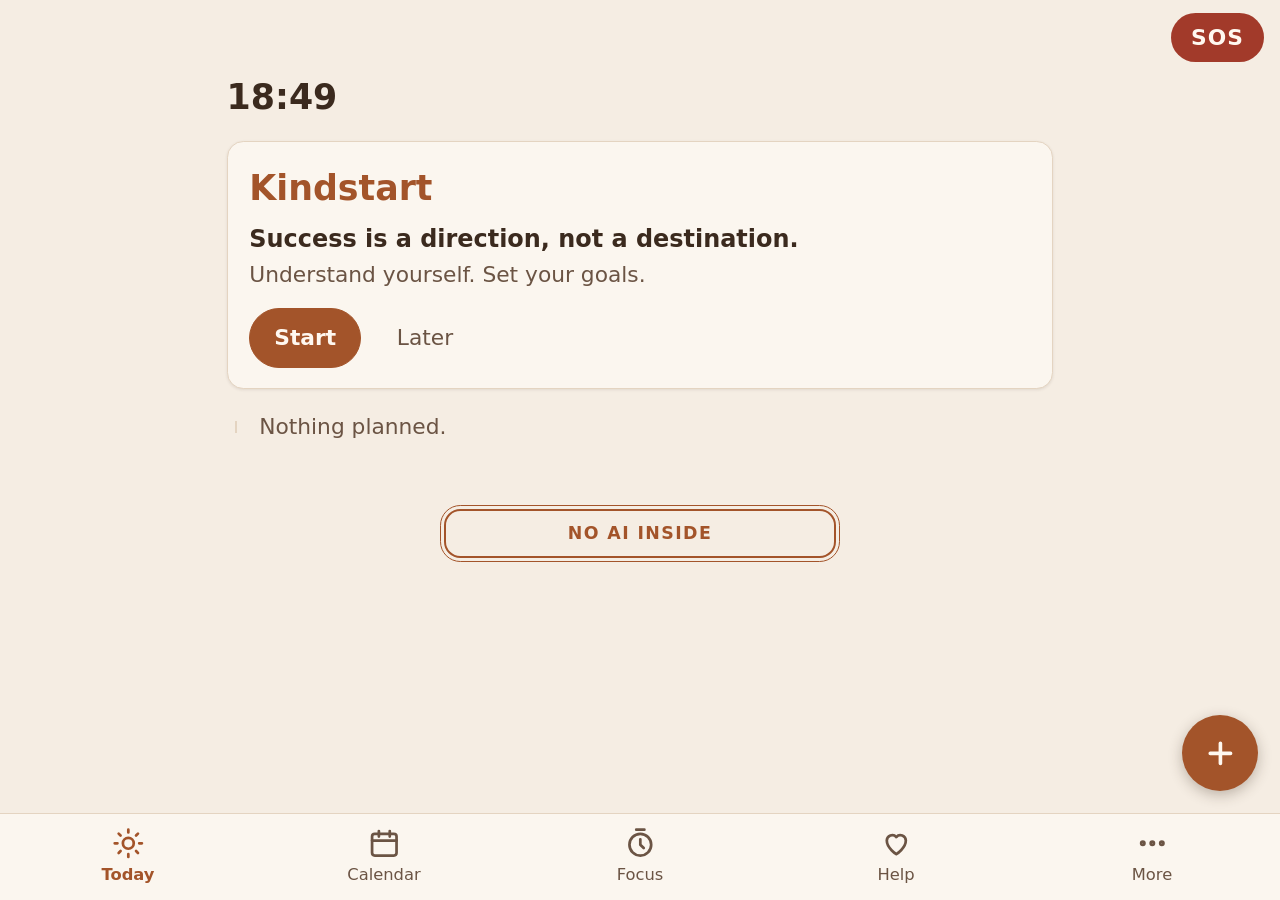
<file: index.html>
<!doctype html>
<html lang="en">
<head>
  <meta charset="utf-8">
  <meta name="viewport" content="width=device-width, initial-scale=1">
  <meta name="color-scheme" content="light dark">
  <!-- Colours the phone's browser bar to match the app. -->
  <meta name="theme-color" content="#f5ede3" media="(prefers-color-scheme: light)">
  <meta name="theme-color" content="#1b1410" media="(prefers-color-scheme: dark)">
  <meta name="description" content="Kindstart: success is a direction, not a destination. Understand yourself. Set your goals.">
  <title>Kindstart</title>
  <link rel="stylesheet" href="css/style.css">
  <script type="module" src="js/app.js"></script>
</head>
<body>
  <!-- Always one tap away: crisis lines. -->
  <button type="button" class="sos" data-go="crisis" aria-label="SOS: crisis lines">SOS</button>

  <!-- Shown only when a content file has a mistake. -->
  <p id="content-error" class="content-error" role="alert" hidden></p>

  <!-- Reminders appear here, at the top of the screen, until they're closed. -->
  <div id="toasts" class="toasts" role="status" aria-live="polite"></div>

  <main>
    <!-- Today: the main screen. -->
    <section id="page-today" data-page="today">
      <h1 class="sr-only">Kindstart</h1>
      <div id="today-top" class="today-top"></div>
      <div id="moment-slot"></div>
      <div id="task-area"></div>
      <div id="timeline-body"></div>
      <button type="button" id="add-task" class="fab" aria-label="Add a task">
        <svg viewBox="0 0 24 24" aria-hidden="true"><path d="M12 5v14M5 12h14"/></svg>
      </button>
    </section>

    <!-- Every other page: a short title, and a body that JavaScript draws. -->
    <section id="page-calendar" data-page="calendar" hidden><h1 class="page-title">Calendar</h1><div class="page-body"></div></section>
    <section id="page-focus" data-page="focus" hidden><h1 class="page-title">Focus</h1><div class="page-body"></div></section>
    <section id="page-help" data-page="help" hidden><h1 class="page-title">Help</h1><div class="page-body"></div></section>
    <section id="page-test" data-page="test" hidden><h1 class="page-title">About you</h1><div class="page-body"></div></section>
    <section id="page-crisis" data-page="crisis" hidden><h1 class="page-title">Crisis</h1><div class="page-body"></div></section>
    <section id="page-goals" data-page="goals" hidden><h1 class="page-title">Goals</h1><div class="page-body"></div></section>
    <section id="page-notes" data-page="notes" hidden><h1 class="page-title">Notes</h1><div class="page-body"></div></section>
    <section id="page-sleep" data-page="sleep" hidden><h1 class="page-title">Sleep</h1><div class="page-body"></div></section>
    <section id="page-tips" data-page="tips" hidden><h1 class="page-title">Tips</h1><div class="page-body"></div></section>
    <section id="page-saved" data-page="saved" hidden><h1 class="page-title">Saved</h1><div class="page-body"></div></section>
    <section id="page-me" data-page="me" hidden><h1 class="page-title">Me</h1><div class="page-body"></div></section>

    <!-- About what runs inside the app, not how the code was written (see README). -->
    <details class="plaque">
      <summary>No AI inside</summary>
      <p>The app follows plain rules. Nothing you write goes to an AI.</p>
    </details>
  </main>

  <!-- ⋯ : the less-used pages, shown only when asked for. -->
  <div id="more-menu" class="more-menu" hidden>
    <button type="button" data-go="goals"><svg viewBox="0 0 24 24" aria-hidden="true"><path d="M5 21V4M5 4h11l-2 4 2 4H5"/></svg>Goals</button>
    <button type="button" data-go="notes"><svg viewBox="0 0 24 24" aria-hidden="true"><rect x="5" y="3" width="14" height="18" rx="2"/><path d="M9 8h6M9 12h6M9 16h4"/></svg>Notes</button>
    <button type="button" data-go="sleep"><svg viewBox="0 0 24 24" aria-hidden="true"><path d="M20 14.5A8 8 0 1 1 9.5 4a6.5 6.5 0 0 0 10.5 10.5z"/></svg>Sleep</button>
    <button type="button" data-go="tips"><svg viewBox="0 0 24 24" aria-hidden="true"><path d="M9 18h6M10 21h4M12 3a6 6 0 0 0-3.6 10.8c.6.5 1.1 1.2 1.1 2V17h5v-1.2c0-.8.5-1.5 1.1-2A6 6 0 0 0 12 3z"/></svg>Tips</button>
    <button type="button" data-go="saved"><svg viewBox="0 0 24 24" aria-hidden="true"><path d="M7 3h10v18l-5-4-5 4z"/></svg>Saved</button>
    <button type="button" data-go="me"><svg viewBox="0 0 24 24" aria-hidden="true"><circle cx="12" cy="8" r="4"/><path d="M4 21a8 8 0 0 1 16 0"/></svg>Me</button>
  </div>

  <!-- The bottom bar: four pages and ⋯. -->
  <nav class="tabs" aria-label="Pages">
    <button type="button" data-go="today" data-tab="today"><svg viewBox="0 0 24 24" aria-hidden="true"><circle cx="12" cy="12" r="4"/><path d="M12 2v2M12 20v2M4.9 4.9l1.4 1.4M17.7 17.7l1.4 1.4M2 12h2M20 12h2M4.9 19.1l1.4-1.4M17.7 6.3l1.4-1.4"/></svg><span>Today</span></button>
    <button type="button" data-go="calendar" data-tab="calendar"><svg viewBox="0 0 24 24" aria-hidden="true"><rect x="3" y="5" width="18" height="16" rx="2"/><path d="M3 10h18M8 3v4M16 3v4"/></svg><span>Calendar</span></button>
    <button type="button" data-go="focus" data-tab="focus"><svg viewBox="0 0 24 24" aria-hidden="true"><circle cx="12" cy="13" r="8"/><path d="M12 9v4l2.5 2.5M9 2h6"/></svg><span>Focus</span></button>
    <button type="button" data-go="help" data-tab="help"><svg viewBox="0 0 24 24" aria-hidden="true"><path d="M12 20s-7-4.4-7-10a4 4 0 0 1 7-2.6A4 4 0 0 1 19 10c0 5.6-7 10-7 10z"/></svg><span>Help</span></button>
    <button type="button" data-more data-tab="more" aria-expanded="false" aria-controls="more-menu" aria-label="More pages"><svg viewBox="0 0 24 24" aria-hidden="true"><circle cx="5" cy="12" r="1.2"/><circle cx="12" cy="12" r="1.2"/><circle cx="19" cy="12" r="1.2"/></svg><span>More</span></button>
  </nav>
</body>
</html>
</file>
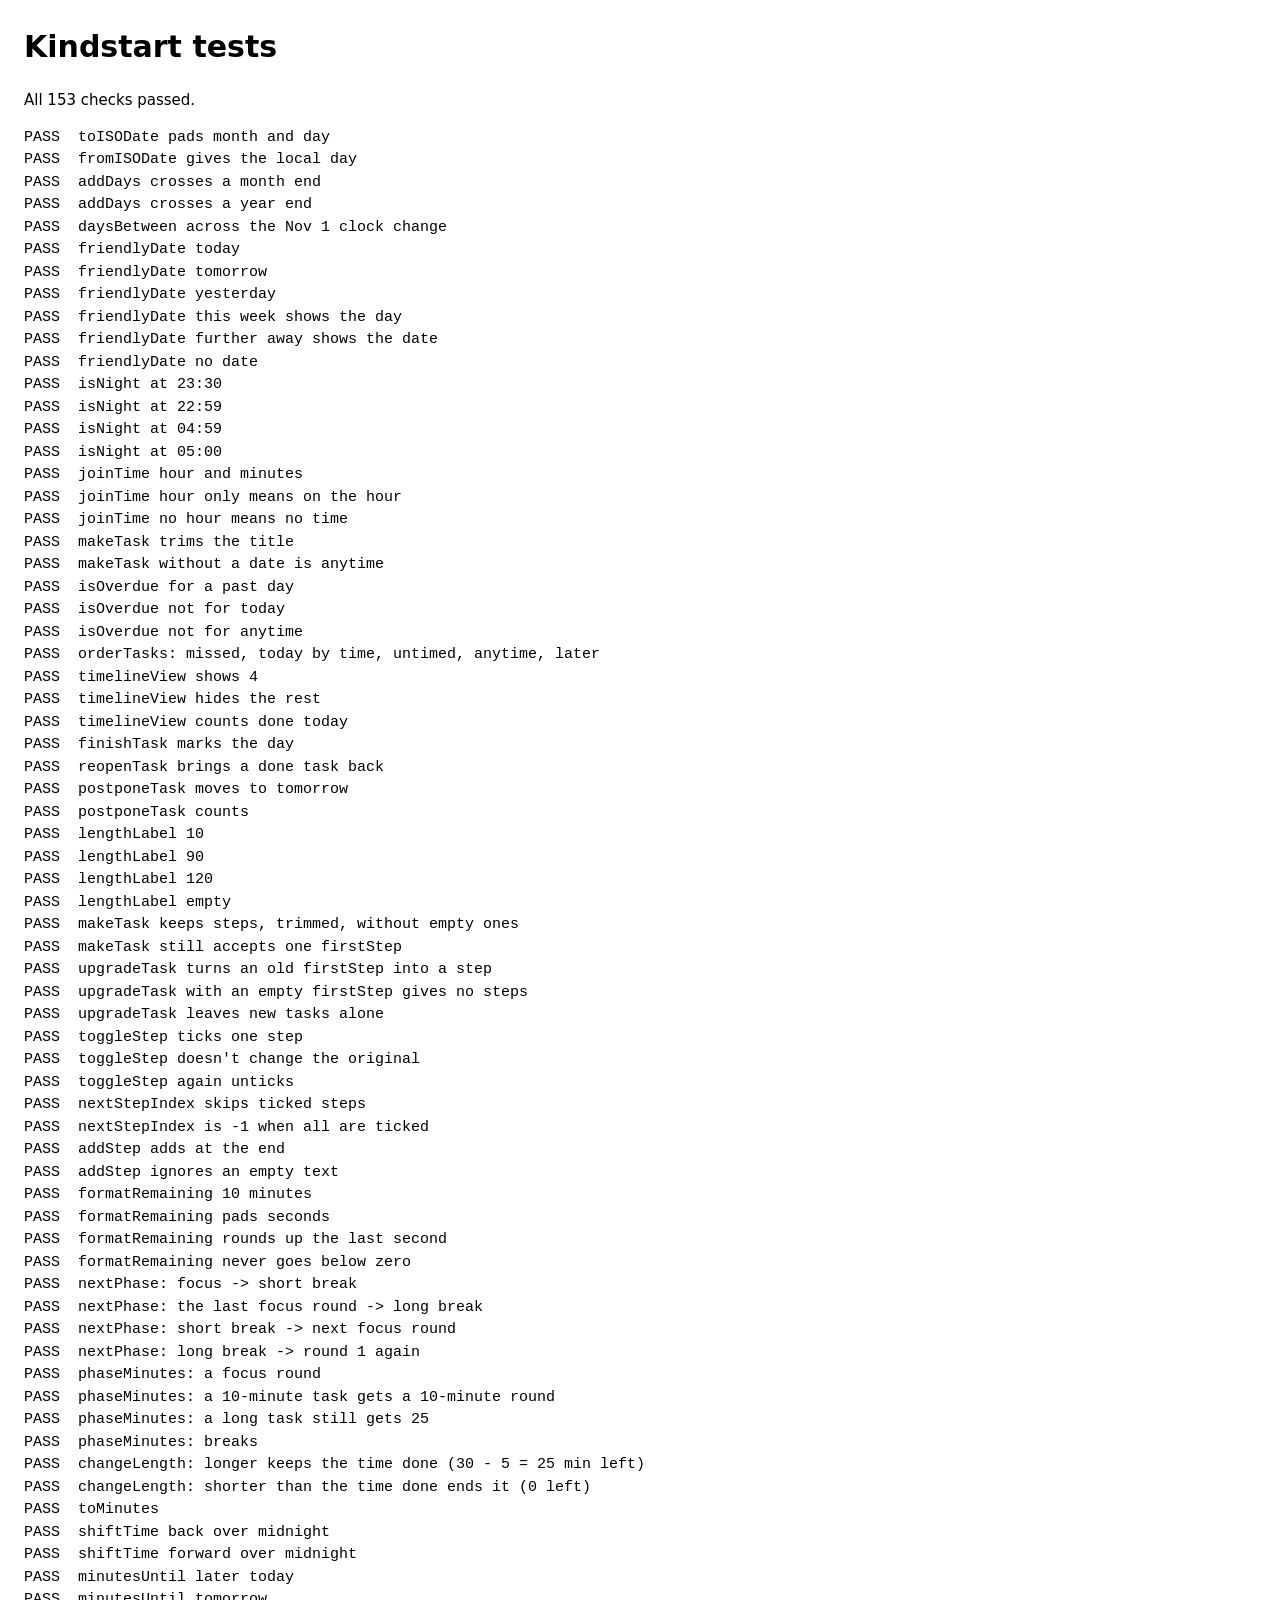
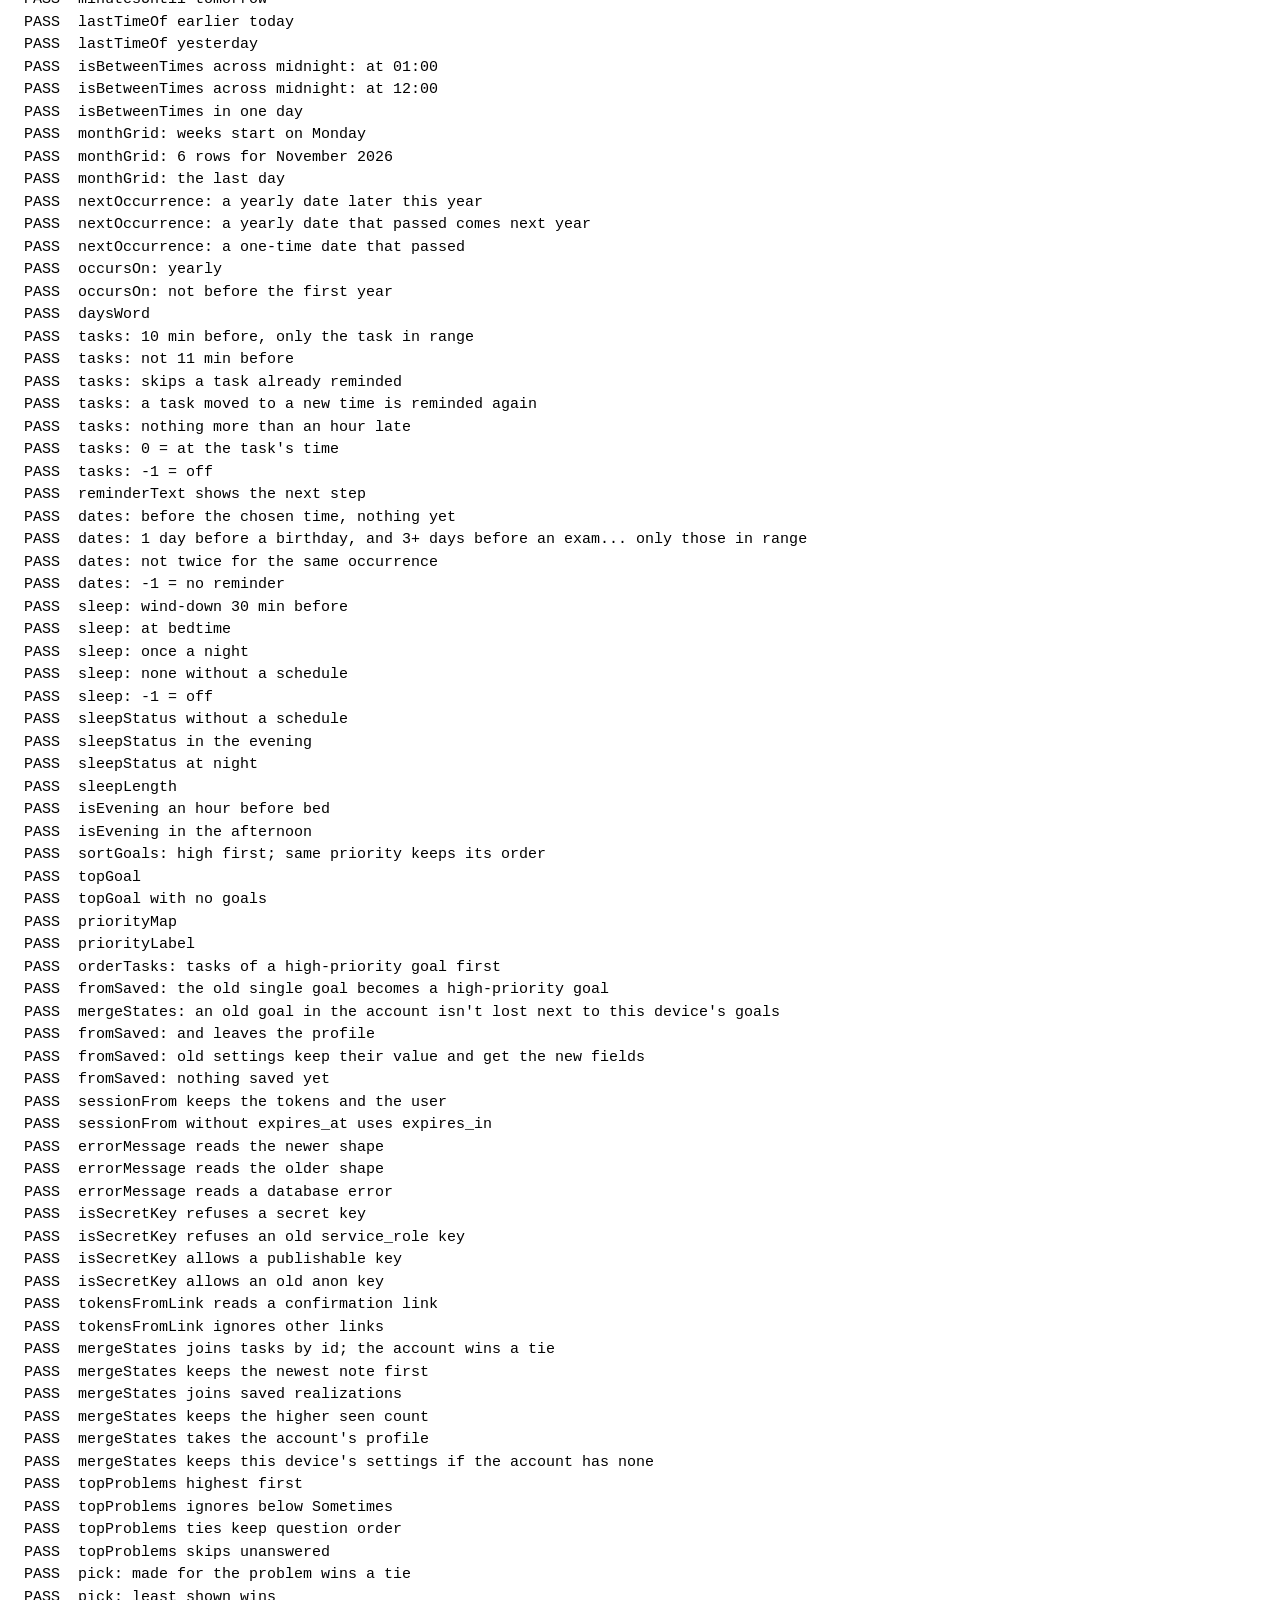
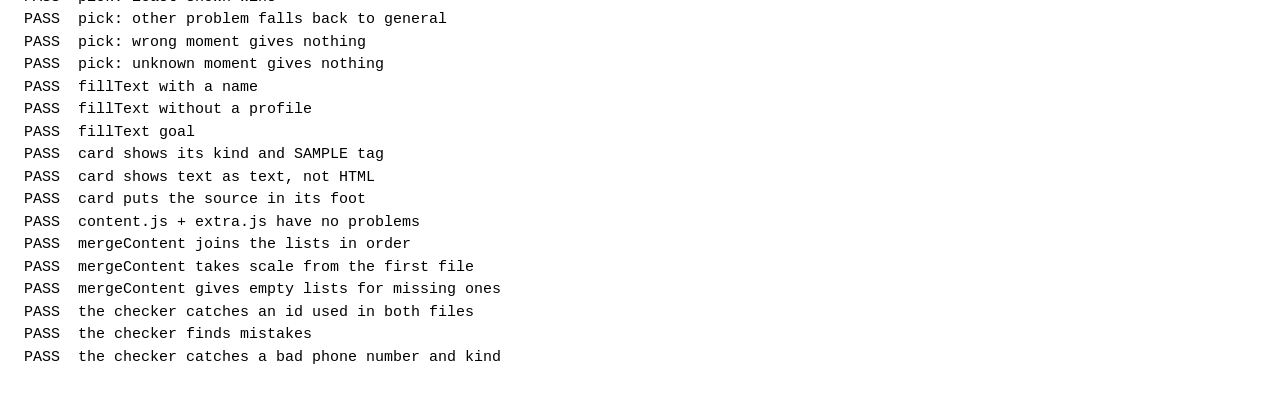
<file: tests.html>
<!doctype html>
<html lang="en">
<head>
  <meta charset="utf-8">
  <meta name="viewport" content="width=device-width, initial-scale=1">
  <title>Kindstart tests</title>
  <style>
    body { margin: 24px; font: 15px/1.5 system-ui, sans-serif; }
    pre { white-space: pre-wrap; }
  </style>
</head>
<body>
  <h1>Kindstart tests</h1>
  <p id="summary">Running…</p>
  <pre id="report"></pre>
  <script type="module" src="js/tests.js"></script>
</body>
</html>
</file>
<file: css/style.css>
/* Kindstart styles.
   Every colour is a variable on :root, defined for light mode, dark mode and the evening.
   The rest of the file only uses var(--name), so switching modes just swaps the values.
   Every size is in rem (1rem = the root text size), and the root text size follows the
   screen width, so the whole layout grows and shrinks together. */

:root {
  /* Warm, dull orange palette. Every colour keeps its blue part low (less blue light),
     and every text/background pair passes WCAG AA contrast (4.5:1 or more). */
  --bg: #f5ede3;
  --surface: #fbf6ef;
  --text: #3b2a1e;
  --muted: #6b5444;
  --line: #e4d4c1;
  --accent: #a3542a;
  --accent-text: #fff8f0;
  --accent-soft: #f0dcc6;
  --warm-soft: #f4e1c1;
  --crisis: #a23a2a;
  --crisis-text: #fff8f0;
  --crisis-soft: #f5dad1;
  --shadow: 0 1px 3px rgb(59 42 30 / 0.1);
  --radius: 0.75rem;
  --tabs: 4rem;
  color-scheme: light;
}

/* Dark: the device asks for it. */
@media (prefers-color-scheme: dark) {
  :root {
    --bg: #1b1410;
    --surface: #261c16;
    --text: #f0e0cc;
    --muted: #bfa58c;
    --line: #3b2c22;
    --accent: #e3995e;
    --accent-text: #24140a;
    --accent-soft: #3d2618;
    --warm-soft: #33261a;
    --crisis: #f08f7a;
    --crisis-text: #2a0f0a;
    --crisis-soft: #3e211b;
    --shadow: none;
    color-scheme: dark;
  }
}

/* Evening: the same dark colours from an hour before bedtime until wake-up (sleep.js adds
   the class), whatever the device says. Darker and warmer = less blue light at night. */
:root.evening {
  --bg: #1b1410;
  --surface: #261c16;
  --text: #f0e0cc;
  --muted: #bfa58c;
  --line: #3b2c22;
  --accent: #e3995e;
  --accent-text: #24140a;
  --accent-soft: #3d2618;
  --warm-soft: #33261a;
  --crisis: #f08f7a;
  --crisis-text: #2a0f0a;
  --crisis-soft: #3e211b;
  --shadow: none;
  color-scheme: dark;
}

/* ---------- Size: follows the screen ---------- */

/* 18px text on phones, growing with the window up to 22px on big screens.
   clamp(smallest, preferred, largest); vw = 1% of the window's width. */
html {
  font-size: clamp(18px, 16px + 0.45vw, 22px);
  -webkit-text-size-adjust: 100%;
}

/* Low screens (a phone turned sideways): a slimmer bar so there's room for content. */
@media (max-height: 500px) {
  :root { --tabs: 3.25rem; }
  .tabs span { display: none; }
}

/* ---------- Basics ---------- */

* { box-sizing: border-box; }

/* The hidden attribute must always win. Without this, a rule like `.more-menu { display: grid }`
   shows an element that HTML says is hidden. */
[hidden] { display: none !important; }

body {
  margin: 0;
  background: var(--bg);
  color: var(--text);
  font: 1rem/1.55 system-ui, -apple-system, "Segoe UI", Roboto, sans-serif;
}

main {
  max-width: 40rem;
  margin: 0 auto;
  padding: 3.25rem 1rem calc(var(--tabs) + 6rem);
}

h1 { font-size: 1.5rem; margin: 0 0 1rem; }
h2 { font-size: 1.2rem; margin: 1.5rem 0 0.5rem; }
h3 { font-size: 1rem; margin: 0 0 0.25rem; }
a { color: var(--accent); }
button { font: inherit; color: inherit; cursor: pointer; }
.muted { color: var(--muted); }
.small { font-size: 0.85rem; }
.lead { font-size: 1.1rem; margin: 0 0 0.75rem; }
:focus-visible { outline: 3px solid var(--accent); outline-offset: 2px; }

/* Read by screen readers, not shown. */
.sr-only {
  position: absolute;
  width: 1px;
  height: 1px;
  overflow: hidden;
  clip: rect(0 0 0 0);
  white-space: nowrap;
}

/* Icons: thin lines in the text colour. */
.icon { display: inline-flex; flex-shrink: 0; }
.icon svg, .tabs svg, .more-menu svg, .fab svg {
  width: 1.25em;
  height: 1.25em;
  fill: none;
  stroke: currentColor;
  stroke-width: 2;
  stroke-linecap: round;
  stroke-linejoin: round;
}

/* ---------- SOS: crisis lines, one tap away on every page ---------- */

.sos {
  position: fixed;
  top: calc(0.6rem + env(safe-area-inset-top));
  right: calc(0.75rem + env(safe-area-inset-right));
  z-index: 35;
  min-height: 2.25rem;
  padding: 0.25rem 0.9rem;
  border: 0;
  border-radius: 999px;
  background: var(--crisis);
  color: var(--crisis-text);
  font-weight: 700;
  letter-spacing: 0.05em;
}

/* ---------- The bottom bar and ⋯ ---------- */

.tabs {
  position: fixed;
  left: 0;
  right: 0;
  bottom: 0;
  height: calc(var(--tabs) + env(safe-area-inset-bottom));
  padding-bottom: env(safe-area-inset-bottom);
  display: grid;
  grid-template-columns: repeat(5, 1fr);
  background: var(--surface);
  border-top: 1px solid var(--line);
  z-index: 30;
}

.tabs button {
  display: flex;
  flex-direction: column;
  align-items: center;
  justify-content: center;
  gap: 0.1rem;
  border: 0;
  background: none;
  color: var(--muted);
  font-size: 0.75rem;
}

.tabs svg { width: 1.5rem; height: 1.5rem; }
.tabs button[aria-current="page"] { color: var(--accent); font-weight: 700; }

.more-menu {
  position: fixed;
  right: 0.5rem;
  bottom: calc(var(--tabs) + env(safe-area-inset-bottom) + 0.5rem);
  z-index: 31;
  display: grid;
  min-width: 11rem;
  padding: 0.4rem;
  background: var(--surface);
  border: 1px solid var(--line);
  border-radius: var(--radius);
  box-shadow: 0 6px 24px rgb(0 0 0 / 0.18);
}

.more-menu button {
  display: flex;
  align-items: center;
  gap: 0.75rem;
  min-height: 2.75rem;
  padding: 0.4rem 0.75rem;
  border: 0;
  border-radius: 0.5rem;
  background: none;
  text-align: left;
}

.more-menu button:hover { background: var(--accent-soft); }

/* ---------- Pages ---------- */

.page-title { font-size: 1.4rem; }

.content-error {
  margin: 0;
  padding: 0.75rem 5.5rem 0.75rem 1rem;
  background: var(--crisis-soft);
  border-bottom: 2px solid var(--crisis);
}

/* ---------- Buttons ---------- */

.btn {
  display: inline-flex;
  align-items: center;
  justify-content: center;
  gap: 0.4rem;
  min-height: 2.75rem;
  padding: 0.5rem 1.1rem;
  border: 1px solid var(--line);
  border-radius: 999px;
  background: var(--surface);
  text-decoration: none;
  color: var(--text);
}

.btn.primary { background: var(--accent); border-color: var(--accent); color: var(--accent-text); font-weight: 600; }
.btn.danger { background: var(--crisis); border-color: var(--crisis); color: var(--crisis-text); font-weight: 600; }
.btn.quiet { background: none; border-color: transparent; color: var(--muted); }
.btn.small { min-height: 2.25rem; padding: 0.25rem 0.9rem; font-size: 0.9rem; }
.btn.big { min-height: 3.25rem; padding: 0.5rem 1.6rem; font-size: 1.1rem; }
.btn.round { width: 3.25rem; min-height: 3.25rem; padding: 0; }

.icon-btn {
  display: inline-flex;
  align-items: center;
  justify-content: center;
  flex-shrink: 0;
  width: 2.75rem;
  height: 2.75rem;
  border: 0;
  border-radius: 50%;
  background: none;
  font-size: 1.5rem;
  line-height: 1;
}

.actions { display: flex; flex-wrap: wrap; align-items: center; gap: 0.5rem; margin-top: 0.75rem; }

/* The round + on Today, above the bottom bar. */
.fab {
  position: fixed;
  right: calc(1rem + env(safe-area-inset-right));
  bottom: calc(var(--tabs) + env(safe-area-inset-bottom) + 1rem);
  z-index: 25;
  display: flex;
  align-items: center;
  justify-content: center;
  width: 3.5rem;
  height: 3.5rem;
  border: 0;
  border-radius: 50%;
  background: var(--accent);
  color: var(--accent-text);
  box-shadow: 0 4px 14px rgb(59 42 30 / 0.3);
}

.fab svg { width: 1.6rem; height: 1.6rem; stroke-width: 2.5; }

/* ---------- Cards ---------- */

.card {
  margin: 0.75rem 0;
  padding: 0.9rem 1rem;
  background: var(--surface);
  border: 1px solid var(--line);
  border-radius: var(--radius);
  box-shadow: var(--shadow);
}

.card > :first-child { margin-top: 0; }
.card p { margin: 0 0 0.5rem; }
.card p:last-child { margin-bottom: 0; }

.card-kind {
  margin: 0 0 0.25rem;
  font-size: 0.75rem;
  letter-spacing: 0.06em;
  text-transform: uppercase;
  color: var(--muted);
}

/* The source link always sits in the bottom-right corner of a card. */
.card-foot { display: flex; align-items: center; gap: 0.5rem; margin-top: 0.5rem; }
.card-foot .source { margin-left: auto; font-size: 0.8rem; color: var(--muted); }

.realization { background: var(--warm-soft); border-color: transparent; }

.welcome h2 { margin: 0; font-size: 1.6rem; color: var(--accent); }
.welcome .slogan { margin: 0.25rem 0 0; font-size: 1.1rem; font-weight: 600; }

.tag-sample {
  margin-left: 0.4rem;
  padding: 0 0.25rem;
  border: 1px dashed var(--muted);
  border-radius: 4px;
  font-size: 0.7rem;
  letter-spacing: 0.04em;
  text-transform: uppercase;
  color: var(--muted);
  vertical-align: middle;
}

/* ---------- Folds: only the title shows until it's tapped ---------- */

details.fold {
  margin: 0.75rem 0;
  border-bottom: 1px solid var(--line);
}

details.fold > summary {
  display: flex;
  align-items: center;
  justify-content: space-between;
  min-height: 2.75rem;
  padding: 0.4rem 0;
  font-weight: 600;
  cursor: pointer;
  list-style: none;
}

details.fold > summary::-webkit-details-marker { display: none; }
details.fold > summary::after { content: "+"; font-size: 1.3rem; color: var(--muted); }
details.fold[open] > summary::after { content: "−"; }
details.fold[open] { padding-bottom: 0.75rem; }

/* ---------- Today ---------- */

.today-top { display: grid; gap: 0.25rem; margin-bottom: 0.5rem; }
.clock { display: flex; flex-wrap: wrap; align-items: center; gap: 0.25rem 1rem; margin: 0; }
.clock-time { font-size: 1.6rem; font-weight: 700; font-variant-numeric: tabular-nums; }

.top-link {
  display: inline-flex;
  align-items: center;
  gap: 0.5rem;
  min-height: 2.25rem;
  padding: 0;
  border: 0;
  background: none;
  color: var(--muted);
  text-align: left;
}

.top-link span:last-child { overflow-wrap: anywhere; }
.top-link.pill {
  justify-self: start;
  padding: 0.2rem 0.9rem;
  border: 1px solid var(--accent);
  border-radius: 999px;
  color: var(--accent);
  font-weight: 700;
  font-variant-numeric: tabular-nums;
}

/* The timeline: a calm line with one dot per task. */
.timeline { position: relative; list-style: none; margin: 1rem 0; padding: 0 0 0 1.5rem; }

.timeline::before {
  content: "";
  position: absolute;
  top: 0.5rem;
  bottom: 0.5rem;
  left: 0.4rem;
  width: 2px;
  background: var(--line);
}

.timeline > li { position: relative; margin: 0 0 0.75rem; }

.timeline .more button { border: 0; background: none; padding: 0 0 0 0.25rem; color: var(--muted); min-height: 2.25rem; font-weight: 600; }

.task-row { display: flex; align-items: flex-start; gap: 0.5rem; }

/* The circle that marks a task done. It sits on the line. */
.tick {
  flex-shrink: 0;
  display: inline-flex;
  align-items: center;
  justify-content: center;
  width: 1.6rem;
  height: 1.6rem;
  margin: 0.15rem 0 0 -1.9rem;
  padding: 0;
  border: 2px solid var(--accent);
  border-radius: 50%;
  background: var(--bg);
  color: var(--accent-text);
}

.tick:hover, .tick.ready { background: var(--accent-soft); }
.task.done .tick { background: var(--accent); }
.tick .icon svg { width: 1rem; height: 1rem; stroke-width: 3; }

.task-open {
  flex: 1;
  display: grid;
  min-width: 0;
  padding: 0.1rem 0;
  border: 0;
  background: none;
  text-align: left;
}

.task-title { font-weight: 600; overflow-wrap: anywhere; }
.task-next { font-size: 0.9rem; color: var(--muted); overflow-wrap: anywhere; }
.task-when { padding-top: 0.15rem; font-size: 0.9rem; white-space: nowrap; color: var(--muted); }
.task.overdue .task-when { color: var(--crisis); }
.task.done .task-title { text-decoration: line-through; color: var(--muted); }
.task.top-goal .task-title::after { content: " ★"; color: var(--accent); }
.task-more { padding: 0.25rem 0 0.5rem; }

/* A task's steps: tick boxes. The next one to do is in full colour, the rest are quieter. */
.steps { list-style: none; margin: 0.25rem 0 0.4rem; padding: 0; }
.step label { display: flex; align-items: flex-start; gap: 0.5rem; padding: 0.15rem 0; font-size: 0.95rem; color: var(--muted); cursor: pointer; }
.step input { flex-shrink: 0; width: 1.15rem; height: 1.15rem; margin: 0.2rem 0 0; accent-color: var(--accent); }
.step span { overflow-wrap: anywhere; }
.step.next label { color: var(--text); font-weight: 600; }
.step.done span { text-decoration: line-through; }
.step-add { display: flex; gap: 0.5rem; margin-top: 0.5rem; }
.step-add input { flex: 1; min-width: 0; }

.wins-toggle {
  display: inline-flex;
  align-items: center;
  gap: 0.4rem;
  min-height: 2.25rem;
  padding: 0;
  border: 0;
  background: none;
  color: var(--accent);
  font-weight: 600;
}

.wins-list { margin: 0.25rem 0 0; color: var(--muted); }

/* A done task with "Undo" next to it (Today, wins, calendar). */
li.with-undo { display: flex; align-items: center; justify-content: space-between; gap: 0.5rem; }
.undo {
  flex-shrink: 0;
  min-height: 2.25rem;
  padding: 0 0.75rem;
  border: 1px solid var(--line);
  border-radius: 999px;
  background: var(--surface);
  color: var(--accent);
  font-size: 0.9rem;
  font-weight: 600;
}
.task-row .undo { margin-left: auto; }

/* ---------- Forms ---------- */

.field { display: flex; flex-direction: column; gap: 0.25rem; margin: 0 0 0.75rem; }
.field > span { font-size: 0.9rem; color: var(--muted); }

input[type="text"],
input[type="email"],
input[type="password"],
input[type="date"],
select,
textarea {
  width: 100%;
  min-height: 2.75rem;
  padding: 0.6rem 0.75rem;
  font: inherit;
  color: inherit;
  background: var(--bg);
  border: 1px solid var(--line);
  border-radius: 0.5rem;
}

textarea { min-height: 5.5rem; resize: vertical; }

.row { display: flex; flex-wrap: wrap; gap: 0.75rem; }
.row > .field { flex: 1 1 8rem; }

.choices { display: flex; flex-wrap: wrap; gap: 0.5rem; margin: 0.5rem 0; }

.choice {
  min-height: 2.75rem;
  padding: 0.5rem 1rem;
  border: 1px solid var(--line);
  border-radius: 999px;
  background: var(--surface);
}

.choice[aria-pressed="true"] { background: var(--accent); border-color: var(--accent); color: var(--accent-text); }
.choice.quiet { border-style: dashed; color: var(--muted); }

.task-form input[type="date"] { margin: 0 0 0.75rem; }
.step-count { margin: 0; font-size: 0.85rem; color: var(--muted); }

/* Extra steps in the add-task form: the field, with × to remove it on its right. */
.step-field { display: flex; align-items: center; gap: 0.25rem; margin: 0 0 0.5rem; }
.step-field .field { flex: 1; margin: 0; }

/* 24-hour time picker: [hour] : [minutes] */
.time-pick { display: flex; align-items: center; gap: 0.4rem; }
.time-pick select { width: auto; min-width: 4.75rem; }

/* A setting: a few words on the left, its choices on the right. */
.setting { display: flex; flex-wrap: wrap; align-items: center; justify-content: space-between; gap: 0.5rem; margin: 0.5rem 0; }
.setting .choices { margin: 0; }

/* ---------- Calendar ---------- */

.cal-head { display: flex; align-items: center; justify-content: space-between; }
.cal-head h2 { margin: 0; }
.cal-grid { display: grid; grid-template-columns: repeat(7, 1fr); gap: 0.25rem; margin: 0.5rem 0 1rem; }
.cal-weekday { text-align: center; font-size: 0.8rem; color: var(--muted); }

.cal-day {
  display: flex;
  flex-direction: column;
  align-items: center;
  justify-content: flex-start;
  gap: 0.1rem;
  aspect-ratio: 1;
  min-width: 0;
  padding: 0.3rem 0 0;
  border: 1px solid transparent;
  border-radius: 0.5rem;
  background: var(--surface);
  font-variant-numeric: tabular-nums;
}

.cal-day.is-today { border-color: var(--accent); font-weight: 700; }
.cal-day[aria-pressed="true"] { background: var(--accent-soft); }
.cal-marks { display: flex; align-items: center; gap: 0.15rem; color: var(--accent); }
.cal-marks .dot { width: 0.4rem; height: 0.4rem; border-radius: 50%; background: var(--accent); }
.cal-marks .icon svg { width: 0.8rem; height: 0.8rem; }

.day-panel h3 { margin-bottom: 0.5rem; }
.day-list { display: grid; gap: 0.25rem; }
.day-list .done { text-decoration: line-through; color: var(--muted); }
.date-row { display: inline-flex; align-items: center; gap: 0.5rem; min-height: 2.25rem; padding: 0; border: 0; background: none; color: var(--text); text-align: left; }
.date-row .icon { color: var(--accent); }

/* ---------- Focus ---------- */

#page-focus .page-body { text-align: center; }
.phase { margin: 0; font-weight: 700; color: var(--accent); letter-spacing: 0.05em; text-transform: uppercase; }
.big-time { margin: 0.25rem 0; font-size: 4.5rem; font-weight: 700; line-height: 1.1; font-variant-numeric: tabular-nums; }
.round-dots { margin: 0 0 1rem; color: var(--accent); letter-spacing: 0.2em; }
.focus-task { display: grid; gap: 0.1rem; margin: 0 auto 1rem; max-width: 24rem; }
.focus-controls { display: flex; flex-wrap: wrap; justify-content: center; align-items: center; gap: 0.75rem; }
#page-focus details.fold { text-align: left; margin-top: 2rem; }

/* ---------- Goals ---------- */

.goal-list { list-style: none; margin: 0 0 1rem; padding: 0; display: grid; gap: 0.5rem; }
.goal { background: var(--surface); border: 1px solid var(--line); border-left-width: 5px; border-radius: var(--radius); }
.goal.p1 { border-left-color: var(--accent); }
.goal.p2 { border-left-color: var(--warm-soft); }
.goal.p3 { border-left-color: var(--line); }
.goal-row { display: flex; align-items: center; gap: 0.75rem; width: 100%; min-height: 3rem; padding: 0.5rem 0.75rem; border: 0; background: none; text-align: left; }
.goal-text { flex: 1; overflow-wrap: anywhere; font-weight: 600; }
.prio { flex-shrink: 0; font-size: 0.75rem; letter-spacing: 0.05em; text-transform: uppercase; color: var(--muted); }
.goal.p1 .prio { color: var(--accent); font-weight: 700; }
.goal-options { padding: 0 0.75rem 0.75rem; }
.goal-card { border-left: 5px solid var(--accent); }

/* Focus settings: label  −  value  + */
.stepper { display: flex; align-items: center; gap: 0.5rem; margin: 0.4rem 0; }
.stepper-label { flex: 1; }
.stepper-value { min-width: 4.5rem; text-align: center; font-weight: 700; font-variant-numeric: tabular-nums; }
.btn.round.small { width: 2.5rem; min-height: 2.5rem; font-size: 1.2rem; }

/* The alert when a focus part ends: covers the whole screen until it's answered. */
.end-alert {
  position: fixed;
  inset: 0;
  z-index: 60;
  display: grid;
  place-items: center;
  padding: 1rem;
  background: rgb(27 20 16 / 0.65);
}

.end-card {
  width: min(24rem, 100%);
  padding: 1.5rem;
  background: var(--surface);
  border: 3px solid var(--accent);
  border-radius: var(--radius);
  text-align: center;
  box-shadow: 0 10px 40px rgb(0 0 0 / 0.35);
}

.end-card h2 { margin: 0 0 0.5rem; font-size: 1.8rem; color: var(--accent); }
.end-card .actions { justify-content: center; }

/* ---------- Help, About you, Crisis ---------- */

.problem-grid { display: grid; grid-template-columns: repeat(auto-fill, minmax(9.5rem, 1fr)); gap: 0.5rem; }
.problem-grid .choice { border-radius: var(--radius); text-align: left; }

.statement-text { font-size: 1.2rem; margin: 0.75rem 0 1rem; }
.scale { display: grid; gap: 0.5rem; }
.scale .choice { border-radius: var(--radius); text-align: left; }

.contact { border-left: 4px solid var(--crisis); }
.contact .how { margin: 0.25rem 0; font-size: 1.15rem; font-weight: 700; }

/* ---------- Notes ---------- */

.note { display: flex; gap: 0.5rem; align-items: flex-start; }
.note p { flex: 1; white-space: pre-wrap; overflow-wrap: anywhere; }
.list-plain { margin: 0; padding-left: 1.25rem; }

/* ---------- Reminder banners at the top of the screen ---------- */

.toasts {
  position: fixed;
  top: calc(3.25rem + env(safe-area-inset-top));
  left: 0.5rem;
  right: 0.5rem;
  z-index: 40;
  display: grid;
  gap: 0.5rem;
  justify-items: center;
  pointer-events: none; /* clicks pass through the empty space around the banners */
}

.toast {
  pointer-events: auto;
  display: flex;
  align-items: flex-start;
  gap: 0.5rem;
  width: min(30rem, 100%);
  padding: 0.5rem 0.25rem 0.5rem 1rem;
  background: var(--surface);
  border: 2px solid var(--accent);
  border-radius: var(--radius);
  box-shadow: 0 6px 24px rgb(0 0 0 / 0.18);
}

.toast-text { flex: 1; display: grid; gap: 0.1rem; padding-top: 0.35rem; overflow-wrap: anywhere; }
.toast-text span { font-size: 0.9rem; color: var(--muted); }

/* ---------- The "No AI inside" plaque at the bottom of every page ---------- */

.plaque {
  max-width: 18rem;
  margin: 3rem auto 0;
  padding: 0.4rem 0.9rem;
  border: 2px solid var(--accent);
  border-radius: var(--radius);
  outline: 1px solid var(--accent); /* a second, thin frame around the first */
  outline-offset: 3px;
  text-align: center;
}

.plaque summary {
  font-size: 0.8rem;
  font-weight: 700;
  letter-spacing: 0.08em;
  text-transform: uppercase;
  color: var(--accent);
  cursor: pointer;
  list-style: none;
}

.plaque summary::-webkit-details-marker { display: none; }
.plaque p { margin: 0.4rem 0 0.2rem; font-size: 0.8rem; color: var(--muted); }

/* ---------- Touch screens: bigger targets for fingers ---------- */

/* pointer: coarse = the main input is a finger (phones, tablets), not a mouse. */
@media (pointer: coarse) {
  .btn, .choice, input[type="text"], input[type="email"], input[type="password"], input[type="date"], select {
    min-height: 3rem;
  }
  .btn.small { min-height: 2.75rem; }
  .icon-btn { width: 3rem; height: 3rem; }
  .top-link, .wins-toggle, .timeline .more button { min-height: 2.75rem; }
}

@media (prefers-reduced-motion: reduce) {
  * { scroll-behavior: auto !important; }
}
</file>
